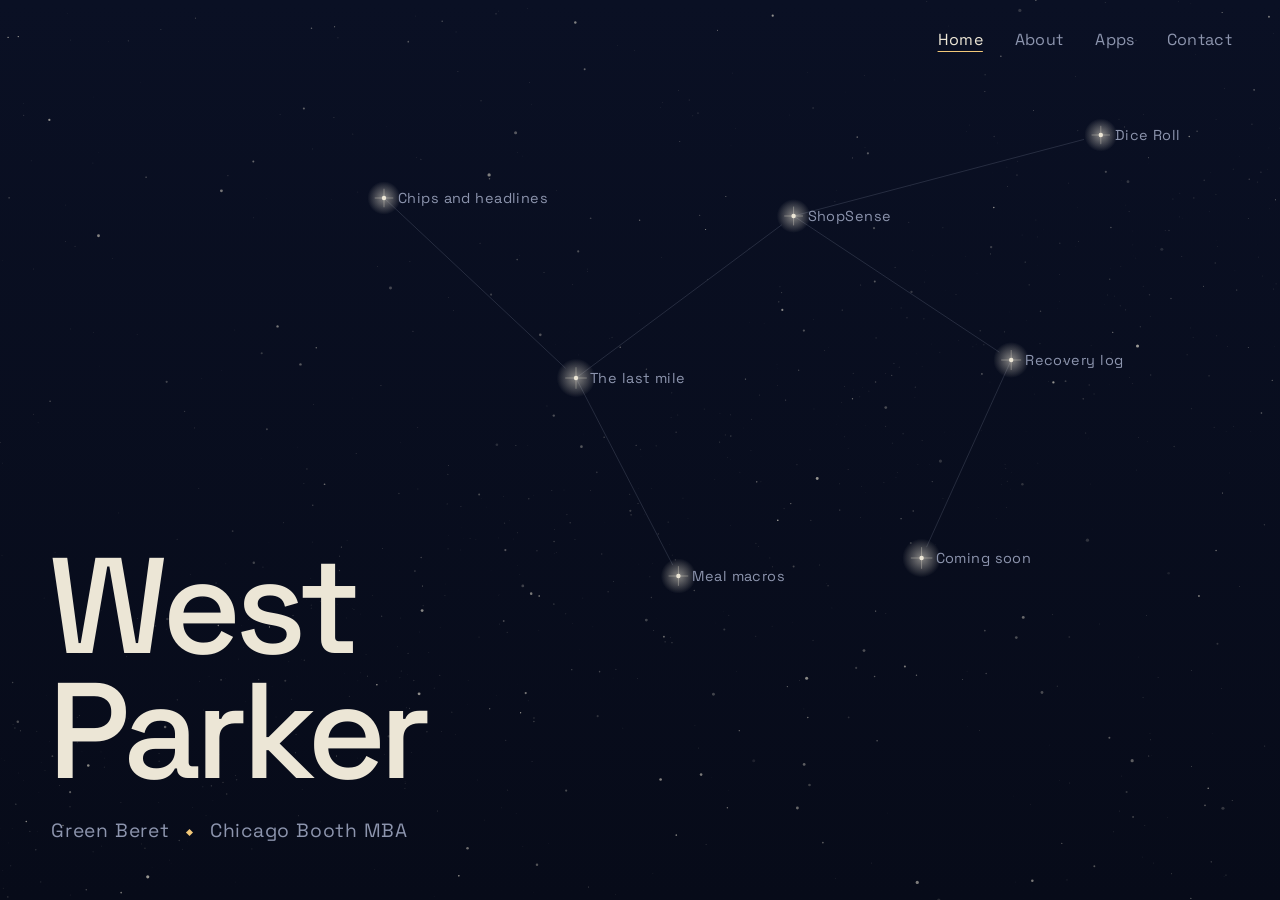
<file: index.html>
<!DOCTYPE html>
<html lang="en">
<head>
  <meta charset="UTF-8">
  <meta name="viewport" content="width=device-width, initial-scale=1.0">
  <title>West Parker</title>
  <meta name="description" content="Former Green Beret and Chicago Booth MBA candidate who builds software. Every star on this page is a project.">
  <meta property="og:title" content="West Parker">
  <meta property="og:description" content="Former Green Beret and Chicago Booth MBA candidate who builds software. Every star on this page is a project.">
  <meta name="theme-color" content="#0a1024">
  <link rel="icon" href="data:image/svg+xml,%3Csvg xmlns='http://www.w3.org/2000/svg' viewBox='0 0 32 32'%3E%3Crect width='32' height='32' fill='%230a1024'/%3E%3Cpath d='M16 6v20M6 16h20' stroke='%23f2c879' stroke-width='1.2'/%3E%3Ccircle cx='16' cy='16' r='3' fill='%23ece6d6'/%3E%3C/svg%3E">
  <link rel="preload" href="/assets/fonts/SpaceGrotesk.woff2" as="font" type="font/woff2" crossorigin>
  <link rel="stylesheet" href="/assets/site.css">
</head>

<body class="home-body">
  <canvas id="sky" class="sky" aria-hidden="true"></canvas>

  <header class="masthead">
    <nav class="nav" aria-label="Main">
      <a href="/" aria-current="page">Home</a>
      <a href="/about/">About</a>
      <a href="/apps/">Apps</a>
      <a href="/contact/">Contact</a>
    </nav>
  </header>

  <section class="intro">
    <h1>West Parker</h1>
    <ul class="creds">
      <li>Green Beret</li>
      <li>Chicago Booth MBA</li>
    </ul>
  </section>

  <div id="readout" class="readout" role="dialog" aria-live="polite"></div>

  <!-- Same projects as plain links, for screen readers and anyone without JavaScript -->
  <nav class="visually-hidden" aria-label="Projects">
    <ul>
      <li><a href="https://github.com/westparker/shopsense">ShopSense</a></li>
      <li><a href="https://github.com/westparker/Amazon-Data-Final-Project">The last mile</a></li>
      <li><a href="https://github.com/westparker/Semiconductors-News-Sentiment-">Chips and headlines</a></li>
      <li><a href="https://github.com/westparker/ai-chat-macros">Meal macros</a></li>
      <li><a href="https://github.com/westparker/dice-roll-2-rails">Dice Roll</a></li>
    </ul>
  </nav>

  <script src="/assets/projects.js"></script>
  <script src="/assets/sky.js"></script>
</body>
</html>
</file>
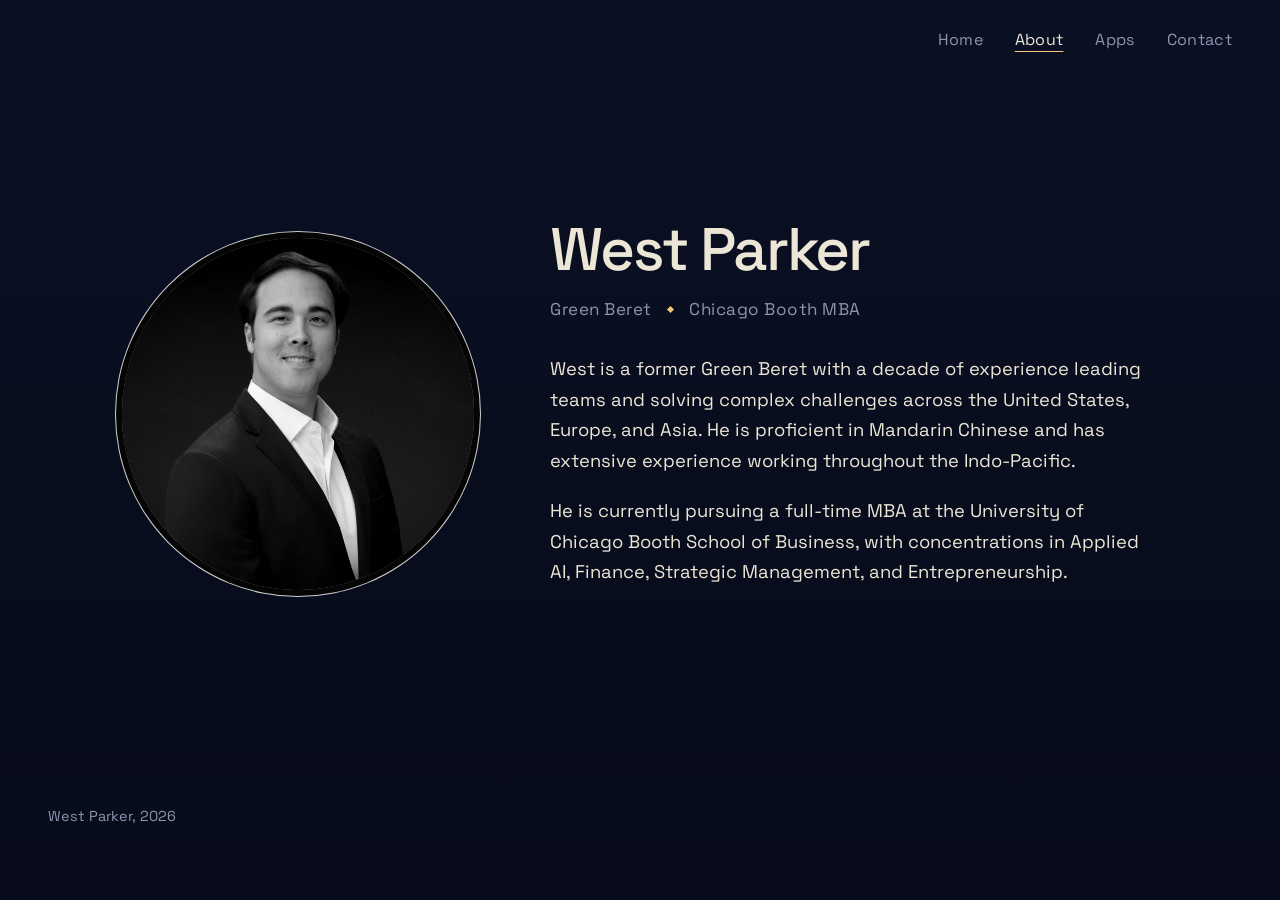
<file: about/index.html>
<!DOCTYPE html>
<html lang="en">
<head>
  <meta charset="UTF-8">
  <meta name="viewport" content="width=device-width, initial-scale=1.0">
  <title>About | West Parker</title>
  <meta name="description" content="Former Green Beret, Chicago Booth MBA candidate, consultant.">
  <meta property="og:title" content="About | West Parker">
  <meta property="og:description" content="Former Green Beret, Chicago Booth MBA candidate, consultant.">
  <meta name="theme-color" content="#0a1024">
  <link rel="icon" href="data:image/svg+xml,%3Csvg xmlns='http://www.w3.org/2000/svg' viewBox='0 0 32 32'%3E%3Crect width='32' height='32' fill='%230a1024'/%3E%3Cpath d='M16 6v20M6 16h20' stroke='%23f2c879' stroke-width='1.2'/%3E%3Ccircle cx='16' cy='16' r='3' fill='%23ece6d6'/%3E%3C/svg%3E">
  <link rel="preload" href="/assets/fonts/SpaceGrotesk.woff2" as="font" type="font/woff2" crossorigin>
  <link rel="stylesheet" href="/assets/site.css">
</head>

<body>
  <header class="masthead">
    <nav class="nav" aria-label="Main">
      <a href="/">Home</a>
      <a href="/about/" aria-current="page">About</a>
      <a href="/apps/">Apps</a>
      <a href="/contact/">Contact</a>
    </nav>
  </header>

  <main class="page about">
    <img class="portrait" src="/assets/img/west.jpg" alt="West Parker">
    <div class="bio">
      <h1 class="bio-name">West Parker</h1>
      <p class="bio-creds">Green Beret <span class="sep" aria-hidden="true"></span> Chicago Booth MBA</p>
      <div class="prose">
        <p>West is a former Green Beret with a decade of experience leading teams and solving complex challenges across the United States, Europe, and Asia. He is proficient in Mandarin Chinese and has extensive experience working throughout the Indo-Pacific.</p>
        <p>He is currently pursuing a full-time MBA at the University of Chicago Booth School of Business, with concentrations in Applied AI, Finance, Strategic Management, and Entrepreneurship.</p>
      </div>
    </div>
  </main>
  <footer class="foot">West Parker, <span class="yr">2026</span></footer>
  <script>document.querySelector(".yr").textContent = new Date().getFullYear();</script>
</body>
</html>
</file>
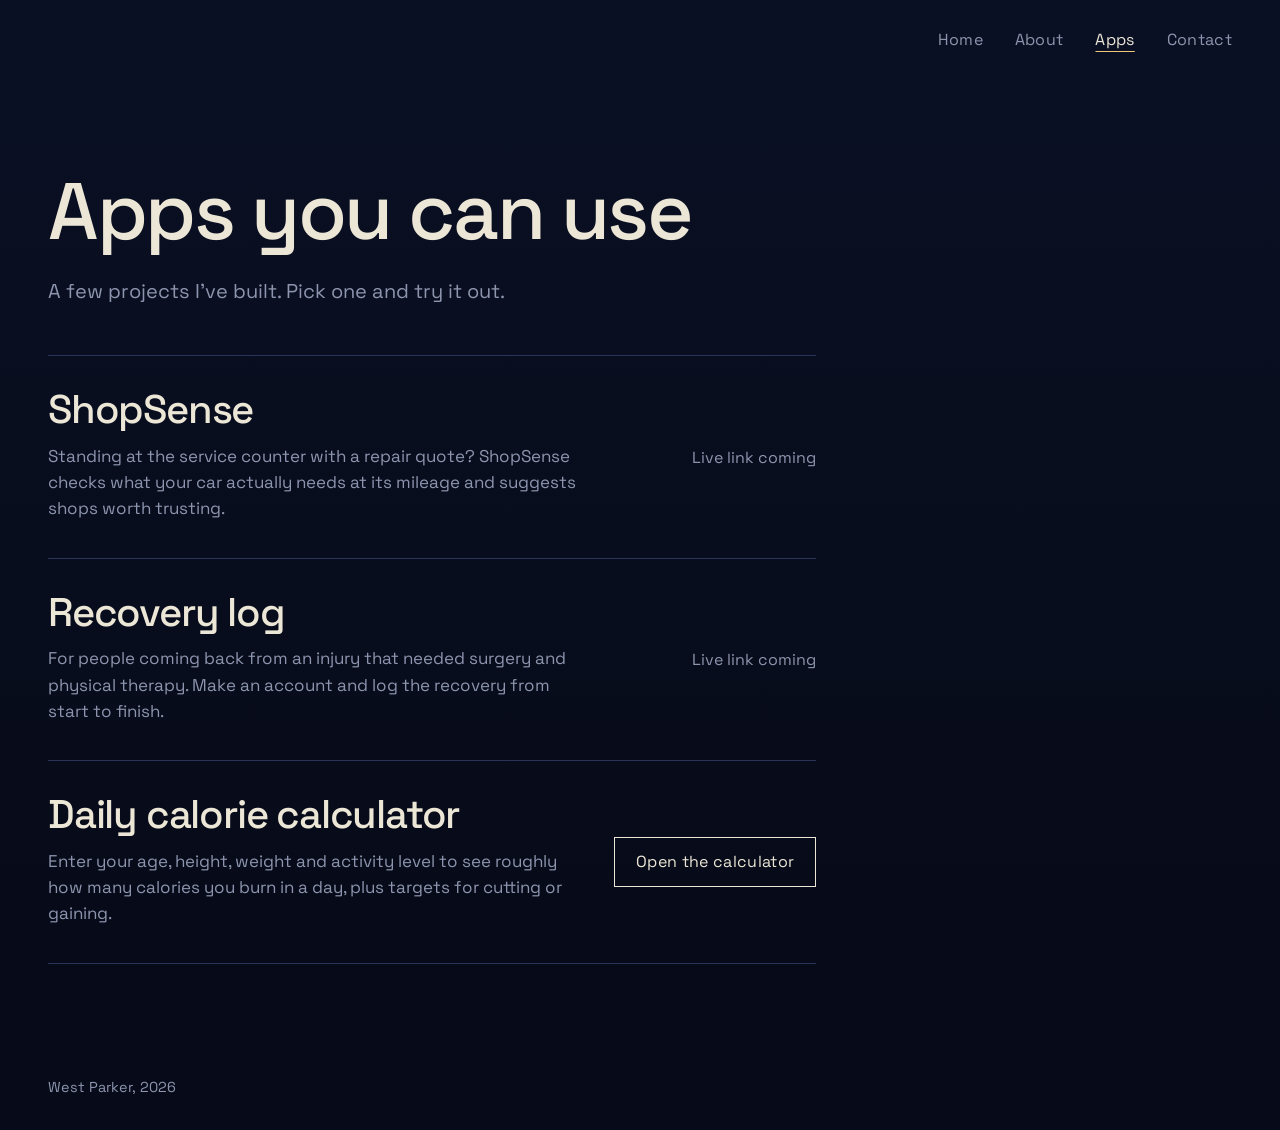
<file: apps/index.html>
<!DOCTYPE html>
<html lang="en">
<head>
  <meta charset="UTF-8">
  <meta name="viewport" content="width=device-width, initial-scale=1.0">
  <title>Apps | West Parker</title>
  <meta name="description" content="Small working apps West Parker built with AI. Open one and try it.">
  <meta property="og:title" content="Apps | West Parker">
  <meta property="og:description" content="Small working apps West Parker built with AI. Open one and try it.">
  <meta name="theme-color" content="#0a1024">
  <link rel="icon" href="data:image/svg+xml,%3Csvg xmlns='http://www.w3.org/2000/svg' viewBox='0 0 32 32'%3E%3Crect width='32' height='32' fill='%230a1024'/%3E%3Cpath d='M16 6v20M6 16h20' stroke='%23f2c879' stroke-width='1.2'/%3E%3Ccircle cx='16' cy='16' r='3' fill='%23ece6d6'/%3E%3C/svg%3E">
  <link rel="preload" href="/assets/fonts/SpaceGrotesk.woff2" as="font" type="font/woff2" crossorigin>
  <link rel="stylesheet" href="/assets/site.css">
</head>

<body>
  <header class="masthead">
    <nav class="nav" aria-label="Main">
      <a href="/">Home</a>
      <a href="/about/">About</a>
      <a href="/apps/" aria-current="page">Apps</a>
      <a href="/contact/">Contact</a>
    </nav>
  </header>

  <main class="page">
    <h1 class="page-title">Apps you can use</h1>
    <p class="lede">A few projects I've built. Pick one and try it out.</p>

    <!-- To add an app: copy an <li class="app"> block.
         When an app goes live, replace <span class="pending">...</span> with
         <a class="button" href="https://LIVE-URL">Open ...</a> -->
    <ul class="apps">
      <li class="app">
        <h2>ShopSense</h2>
        <p>Standing at the service counter with a repair quote? ShopSense checks what your car actually needs at its mileage and suggests shops worth trusting.</p>
        <div class="app-action"><span class="pending">Live link coming</span></div>
      </li>

      <li class="app">
        <h2>Recovery log</h2>
        <p>For people coming back from an injury that needed surgery and physical therapy. Make an account and log the recovery from start to finish.</p>
        <div class="app-action"><span class="pending">Live link coming</span></div>
      </li>

      <li class="app">
        <h2>Daily calorie calculator</h2>
        <p>Enter your age, height, weight and activity level to see roughly how many calories you burn in a day, plus targets for cutting or gaining.</p>
        <div class="app-action"><a class="button" href="/apps/calories/">Open the calculator</a></div>
      </li>
    </ul>
  </main>
  <footer class="foot">West Parker, <span class="yr">2026</span></footer>
  <script>document.querySelector(".yr").textContent = new Date().getFullYear();</script>
</body>
</html>
</file>
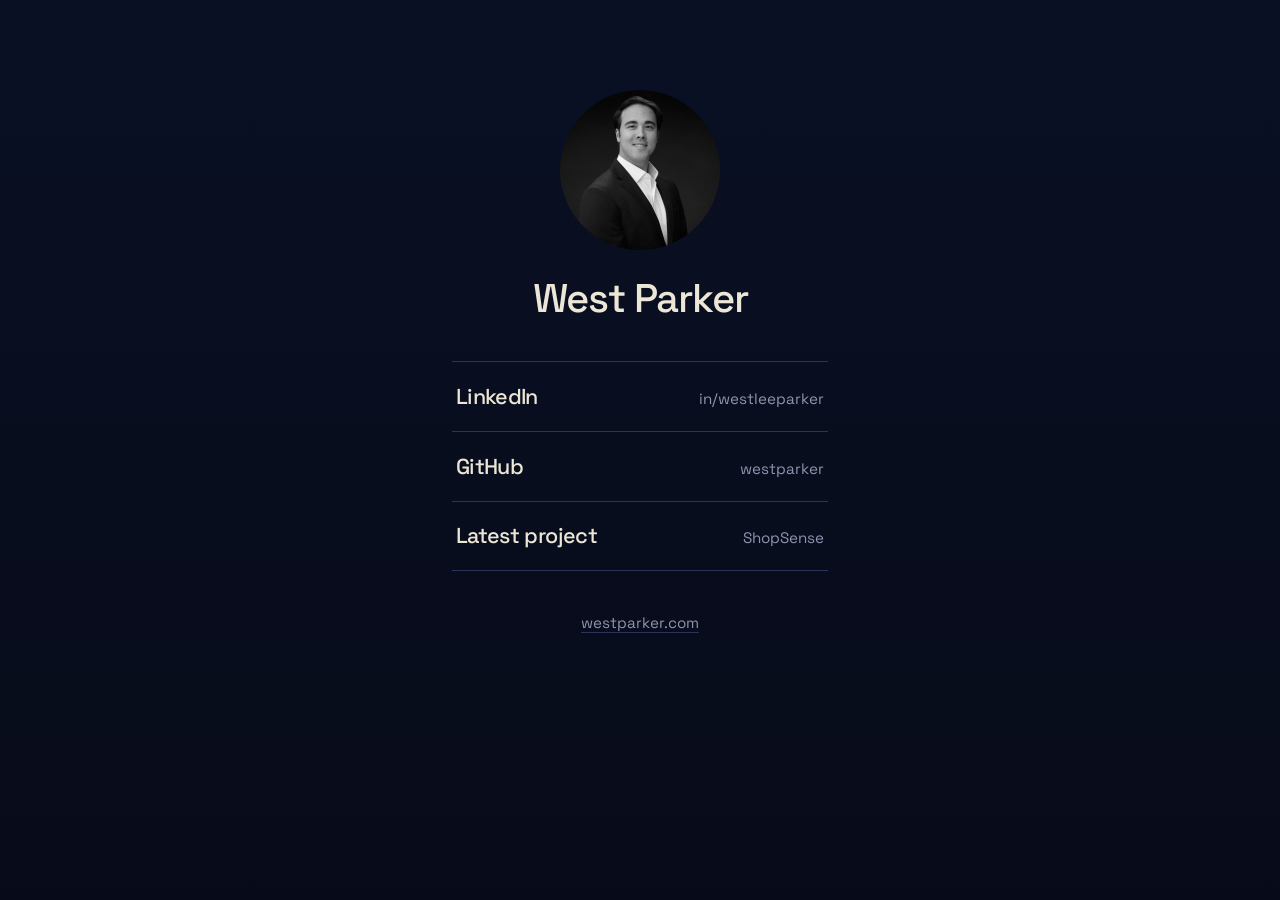
<file: links/index.html>
<!DOCTYPE html>
<html lang="en">
<head>
  <meta charset="UTF-8">
  <meta name="viewport" content="width=device-width, initial-scale=1.0">
  <title>West Parker | Links</title>
  <meta name="description" content="West Parker on LinkedIn and GitHub.">
  <meta property="og:title" content="West Parker | Links">
  <meta property="og:description" content="West Parker on LinkedIn and GitHub.">
  <meta name="theme-color" content="#0a1024">
  <link rel="icon" href="data:image/svg+xml,%3Csvg xmlns='http://www.w3.org/2000/svg' viewBox='0 0 32 32'%3E%3Crect width='32' height='32' fill='%230a1024'/%3E%3Cpath d='M16 6v20M6 16h20' stroke='%23f2c879' stroke-width='1.2'/%3E%3Ccircle cx='16' cy='16' r='3' fill='%23ece6d6'/%3E%3C/svg%3E">
  <link rel="preload" href="/assets/fonts/SpaceGrotesk.woff2" as="font" type="font/woff2" crossorigin>
  <link rel="stylesheet" href="/assets/site.css">
</head>

<body>
  <main class="links-page">
    <img class="avatar" src="/assets/img/west.jpg" alt="West Parker">
    <h1 style="margin-bottom: 2.5rem">West Parker</h1>

    <ul class="link-list">
      <li><a href="https://www.linkedin.com/in/westleeparker/" target="_blank" rel="noopener"><span class="name">LinkedIn</span><span class="where">in/westleeparker</span></a></li>
      <li><a href="https://github.com/westparker" target="_blank" rel="noopener"><span class="name">GitHub</span><span class="where">westparker</span></a></li>
      <!-- Update this one whenever you ship something new -->
      <li><a href="https://github.com/westparker/shopsense" target="_blank" rel="noopener"><span class="name">Latest project</span><span class="where">ShopSense</span></a></li>
    </ul>

    <a class="home text-link" href="/">westparker.com</a>
  </main>
</body>
</html>
</file>
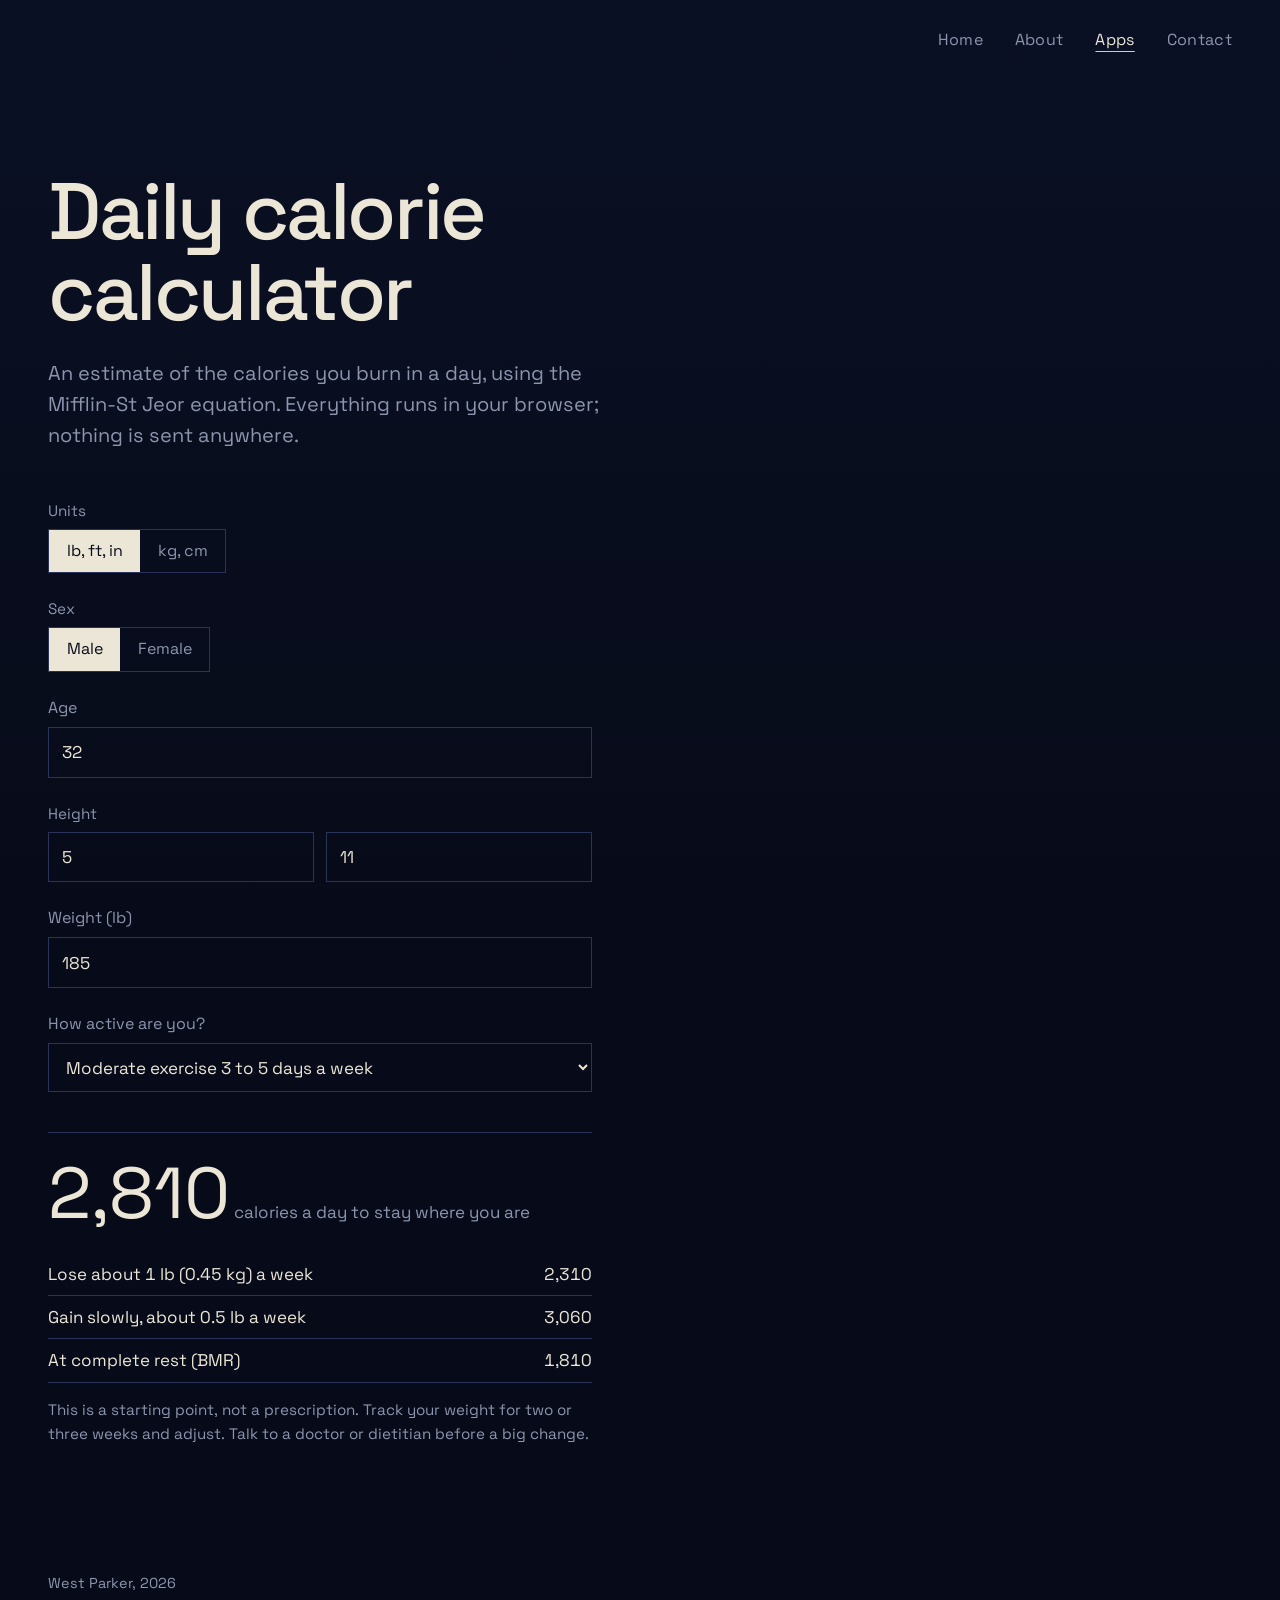
<file: apps/calories/index.html>
<!DOCTYPE html>
<html lang="en">
<head>
  <meta charset="UTF-8">
  <meta name="viewport" content="width=device-width, initial-scale=1.0">
  <title>Daily calorie calculator | West Parker</title>
  <meta name="description" content="Estimate how many calories you burn in a day.">
  <meta property="og:title" content="Daily calorie calculator | West Parker">
  <meta property="og:description" content="Estimate how many calories you burn in a day.">
  <meta name="theme-color" content="#0a1024">
  <link rel="icon" href="data:image/svg+xml,%3Csvg xmlns='http://www.w3.org/2000/svg' viewBox='0 0 32 32'%3E%3Crect width='32' height='32' fill='%230a1024'/%3E%3Cpath d='M16 6v20M6 16h20' stroke='%23f2c879' stroke-width='1.2'/%3E%3Ccircle cx='16' cy='16' r='3' fill='%23ece6d6'/%3E%3C/svg%3E">
  <link rel="preload" href="/assets/fonts/SpaceGrotesk.woff2" as="font" type="font/woff2" crossorigin>
  <link rel="stylesheet" href="/assets/site.css">
</head>

<body>
  <header class="masthead">
    <nav class="nav" aria-label="Main">
      <a href="/">Home</a>
      <a href="/about/">About</a>
      <a href="/apps/" aria-current="page">Apps</a>
      <a href="/contact/">Contact</a>
    </nav>
  </header>

  
  <main class="page">
    <h1 class="page-title">Daily calorie calculator</h1>
    <p class="lede">An estimate of the calories you burn in a day, using the Mifflin-St Jeor equation. Everything runs in your browser; nothing is sent anywhere.</p>

    <form class="calc" id="calc" novalidate>
      <div class="field">
        <span class="note" id="units-label">Units</span>
        <div class="toggle" role="radiogroup" aria-labelledby="units-label">
          <input type="radio" name="units" id="u-us" value="us" checked><label for="u-us">lb, ft, in</label>
          <input type="radio" name="units" id="u-m" value="metric"><label for="u-m">kg, cm</label>
        </div>
      </div>

      <div class="field">
        <span class="note" id="sex-label">Sex</span>
        <div class="toggle" role="radiogroup" aria-labelledby="sex-label">
          <input type="radio" name="sex" id="s-m" value="m" checked><label for="s-m">Male</label>
          <input type="radio" name="sex" id="s-f" value="f"><label for="s-f">Female</label>
        </div>
      </div>

      <div class="field">
        <label for="age">Age</label>
        <input type="number" id="age" min="15" max="90" value="32" inputmode="numeric">
      </div>

      <div class="field" id="h-us">
        <span class="note">Height</span>
        <div class="row">
          <input type="number" id="ft" min="3" max="8" value="5" aria-label="Feet" inputmode="numeric">
          <input type="number" id="in" min="0" max="11" value="11" aria-label="Inches" inputmode="numeric">
        </div>
      </div>
      <div class="field" id="h-m" hidden>
        <label for="cm">Height (cm)</label>
        <input type="number" id="cm" min="100" max="250" value="180" inputmode="numeric">
      </div>

      <div class="field">
        <label for="wt" id="wt-label">Weight (lb)</label>
        <input type="number" id="wt" min="30" max="700" value="185" inputmode="decimal">
      </div>

      <div class="field">
        <label for="act">How active are you?</label>
        <select id="act">
          <option value="1.2">Mostly sitting, little exercise</option>
          <option value="1.375">Light exercise 1 to 3 days a week</option>
          <option value="1.55" selected>Moderate exercise 3 to 5 days a week</option>
          <option value="1.725">Hard exercise 6 to 7 days a week</option>
          <option value="1.9">Physical job plus hard training</option>
        </select>
      </div>

      <div class="result" aria-live="polite">
        <div><span class="big" id="tdee">0</span> <span class="unit">calories a day to stay where you are</span></div>
        <table>
          <tr><td>Lose about 1 lb (0.45 kg) a week</td><td id="cut">0</td></tr>
          <tr><td>Gain slowly, about 0.5 lb a week</td><td id="bulk">0</td></tr>
          <tr><td>At complete rest (BMR)</td><td id="bmr">0</td></tr>
        </table>
        <p class="note">This is a starting point, not a prescription. Track your weight for two or three weeks and adjust. Talk to a doctor or dietitian before a big change.</p>
      </div>
    </form>
  </main>

  <script>
    (function () {
      const f = document.getElementById("calc");
      const $ = (id) => document.getElementById(id);
      const fmt = (n) => Math.round(n / 10) * 10 >= 0 ? (Math.round(n / 10) * 10).toLocaleString() : "0";

      function unitsChanged() {
        const us = f.units.value === "us";
        const wt = parseFloat($("wt").value) || 0;
        $("h-us").hidden = !us;
        $("h-m").hidden = us;
        $("wt-label").textContent = us ? "Weight (lb)" : "Weight (kg)";
        // convert what's already typed so the numbers stay meaningful
        if (us) {
          $("wt").value = Math.round(wt * 2.20462);
          const totalIn = (parseFloat($("cm").value) || 0) / 2.54;
          $("ft").value = Math.floor(totalIn / 12);
          $("in").value = Math.round(totalIn % 12);
        } else {
          $("wt").value = Math.round(wt / 2.20462);
          $("cm").value = Math.round(((parseFloat($("ft").value) || 0) * 12 + (parseFloat($("in").value) || 0)) * 2.54);
        }
        calc();
      }

      function calc() {
        const us = f.units.value === "us";
        const age = parseFloat($("age").value) || 0;
        let kg = parseFloat($("wt").value) || 0;
        let cm = parseFloat($("cm").value) || 0;
        if (us) {
          kg = kg / 2.20462;
          cm = ((parseFloat($("ft").value) || 0) * 12 + (parseFloat($("in").value) || 0)) * 2.54;
        }
        const bmr = 10 * kg + 6.25 * cm - 5 * age + (f.sex.value === "m" ? 5 : -161);
        const tdee = bmr * parseFloat($("act").value);
        $("bmr").textContent = fmt(bmr);
        $("tdee").textContent = fmt(tdee);
        $("cut").textContent = fmt(Math.max(tdee - 500, f.sex.value === "m" ? 1500 : 1200));
        $("bulk").textContent = fmt(tdee + 250);
      }

      f.addEventListener("input", (e) => (e.target.name === "units" ? unitsChanged() : calc()));
      f.addEventListener("submit", (e) => e.preventDefault());
      calc();
    })();
  </script>
  <footer class="foot">West Parker, <span class="yr">2026</span></footer>
  <script>document.querySelector(".yr").textContent = new Date().getFullYear();</script>
</body>
</html>
</file>
<file: assets/site.css>
/* =========================================================
   westparker.com
   One stylesheet for every page.

   Palette: a real night sky, not black.
   Type: Space Grotesk for everything.
   ========================================================= */

@font-face {
  font-family: "Space Grotesk";
  src: url("/assets/fonts/SpaceGrotesk.woff2") format("woff2");
  font-weight: 300 700;
  font-style: normal;
  font-display: swap;
}

:root {
  --night: #0a1024;      /* page background */
  --deep: #070b19;       /* bottom of the sky */
  --starlight: #ece6d6;  /* main text, warm white like real starlight */
  --haze: #8d95ae;       /* secondary text */
  --chart: #2a3458;      /* lines, borders */
  --polaris: #f2c879;    /* the one accent: hover, focus, active star */

  --serif: "Space Grotesk", "Helvetica Neue", Arial, sans-serif;   /* headings */
  --sans: "Space Grotesk", "Helvetica Neue", Arial, sans-serif;    /* body text */

  --measure: 36rem;      /* comfortable reading width */
}

*, *::before, *::after { box-sizing: border-box; }

[hidden] { display: none !important; }

html { -webkit-text-size-adjust: 100%; background: var(--deep); }

body {
  margin: 0;
  min-height: 100vh;
  background: linear-gradient(180deg, var(--night) 0, var(--deep) 100vh) no-repeat var(--deep);
  color: var(--starlight);
  font-family: var(--sans);
  font-size: 1.125rem;
  line-height: 1.55;
  -webkit-font-smoothing: antialiased;
}

a { color: inherit; }

::selection { background: var(--polaris); color: var(--deep); }

:focus-visible {
  outline: 1px solid var(--polaris);
  outline-offset: 4px;
}

/* ---------- Site header (every page) ---------- */
.masthead {
  position: relative;
  z-index: 5;
  display: flex;
  justify-content: flex-end;
  align-items: baseline;
  gap: 1.5rem;
  padding: 1.75rem clamp(1.25rem, 4vw, 3rem);
}

.wordmark {
  font-family: var(--serif);
  font-size: 1.25rem;
  text-decoration: none;
  letter-spacing: 0.01em;
}

.nav {
  display: flex;
  gap: clamp(1rem, 3vw, 2rem);
}

.nav a {
  color: var(--haze);
  text-decoration: none;
  font-size: 1rem;
  letter-spacing: 0.02em;
}

.nav a:hover,
.nav a[aria-current="page"] {
  color: var(--starlight);
}

.nav a[aria-current="page"] {
  text-decoration: underline;
  text-decoration-color: var(--polaris);
  text-underline-offset: 0.4em;
  text-decoration-thickness: 1px;
}

/* ---------- Inner pages ---------- */
.page {
  padding: clamp(3rem, 10vh, 7rem) clamp(1.25rem, 4vw, 3rem) 5rem;
  max-width: 64rem;
}

.page-title {
  margin: 0 0 1.5rem;
  max-width: 14ch;
  font-family: var(--serif);
  font-weight: 400;
  font-size: clamp(2.75rem, 7vw, 5rem);
  line-height: 1.02;
  letter-spacing: -0.015em;
}

.lede {
  max-width: var(--measure);
  margin: 0 0 3rem;
  color: var(--haze);
  font-size: 1.25rem;
}

.prose {
  max-width: var(--measure);
}

.prose p { margin: 0 0 1.1em; }

.prose h2 {
  margin: 2.5em 0 0.5em;
  font-family: var(--serif);
  font-weight: 400;
  font-size: 1.6rem;
}

.text-link {
  color: var(--starlight);
  text-decoration: underline;
  text-decoration-color: var(--chart);
  text-underline-offset: 0.25em;
  text-decoration-thickness: 1px;
}

.text-link:hover { text-decoration-color: var(--polaris); }

/* ---------- About ---------- */
/* Two columns: photo on the left, name and bio on the right,
   sitting in the middle of the screen. */
.page.about {
  max-width: 72rem;
  margin: 0 auto;
  justify-content: center;
  min-height: calc(100vh - 13rem);
  display: grid;
  grid-template-columns: minmax(0, 22rem) minmax(0, 38rem);
  gap: clamp(2.5rem, 6vw, 6rem);
  align-items: center;
  padding-top: clamp(2rem, 6vh, 4rem);
}

.about .portrait {
  display: block;
  width: 100%;
  aspect-ratio: 1;
  border-radius: 50%;
  object-fit: cover;
  object-position: center 25%;
  filter: grayscale(1) contrast(1.05);
  /* thin gold ring, same as the star chart */
  box-shadow: 0 0 0 6px var(--deep), 0 0 0 7px var(--polaris);
}

.bio-name {
  margin: 0;
  font-family: var(--serif);
  font-weight: 500;
  font-size: clamp(2.5rem, 5vw, 3.75rem);
  line-height: 1;
  letter-spacing: -0.035em;
}

.bio-creds {
  display: flex;
  align-items: center;
  gap: 1rem;
  margin: 1rem 0 2rem;
  color: var(--haze);
  letter-spacing: 0.03em;
}

.bio-creds .sep {
  width: 5px;
  height: 5px;
  background: var(--polaris);
  transform: rotate(45deg);
}

.about .prose { max-width: none; }
.about .prose p { font-size: 1.15rem; line-height: 1.65; }

@media (max-width: 760px) {
  .page.about {
    grid-template-columns: 1fr;
    min-height: 0;
    gap: 2rem;
  }
  .about .portrait { width: 12rem; }
}

/* ---------- Apps list ---------- */
.apps {
  margin: 0;
  padding: 0;
  list-style: none;
  max-width: 48rem;
}

.app {
  display: grid;
  grid-template-columns: 1fr auto;
  gap: 0.25rem 2rem;
  align-items: baseline;
  padding: 2rem 0;
  border-top: 1px solid var(--chart);
}

.app:last-child { border-bottom: 1px solid var(--chart); }

.app h2 {
  margin: 0;
  font-family: var(--serif);
  font-weight: 400;
  font-size: clamp(1.75rem, 4vw, 2.5rem);
  line-height: 1.1;
}

.app p {
  grid-column: 1;
  margin: 0.4rem 0 0;
  max-width: 34rem;
  color: var(--haze);
}

.app .made {
  font-size: 0.95rem;
  color: var(--haze);
  opacity: 0.8;
}

.app-action {
  grid-column: 2;
  grid-row: 1 / span 3;
  align-self: center;
  white-space: nowrap;
}

.button {
  display: inline-block;
  padding: 0.7rem 1.3rem;
  border: 1px solid var(--starlight);
  color: var(--starlight);
  text-decoration: none;
  font-size: 1rem;
  letter-spacing: 0.02em;
  transition: background-color 0.2s, color 0.2s;
}

.button:hover {
  background: var(--starlight);
  color: var(--deep);
}

.pending {
  font-size: 1rem;
  color: var(--haze);
  font-style: italic;
}

@media (max-width: 600px) {
  .app { grid-template-columns: 1fr; }
  .app-action { grid-column: 1; grid-row: auto; margin-top: 1rem; }
}

/* ---------- Contact ---------- */
.channels {
  margin: 0;
  padding: 0;
  list-style: none;
  max-width: 40rem;
  border-top: 1px solid var(--chart);
}

.channels li { border-bottom: 1px solid var(--chart); }

.channels a {
  display: grid;
  grid-template-columns: 8rem 1fr;
  gap: 1rem;
  padding: 1.25rem 0;
  text-decoration: none;
}

.channels .k { color: var(--haze); }

.channels .v {
  font-family: var(--serif);
  font-size: 1.5rem;
  line-height: 1.2;
  overflow-wrap: anywhere;
}

.channels a:hover .v { color: var(--polaris); }

@media (max-width: 520px) {
  .channels a { grid-template-columns: 1fr; gap: 0.1rem; }
}

/* ---------- Footer ---------- */
.foot {
  padding: 2rem clamp(1.25rem, 4vw, 3rem);
  color: var(--haze);
  font-size: 0.9rem;
}

/* ---------- Calorie calculator ---------- */
.calc {
  max-width: 34rem;
  display: grid;
  gap: 1.5rem;
}

.field { display: grid; gap: 0.4rem; }

.field label, .field legend {
  color: var(--haze);
  font-size: 1rem;
  padding: 0;
}

.field fieldset { border: 0; margin: 0; padding: 0; }

.row { display: flex; gap: 0.75rem; }

.calc input[type="number"],
.calc select {
  width: 100%;
  padding: 0.7rem 0.8rem;
  background: transparent;
  border: 1px solid var(--chart);
  border-radius: 0;
  color: var(--starlight);
  font: inherit;
}

.calc select option { background: var(--night); }

.calc input:focus, .calc select:focus {
  outline: none;
  border-color: var(--polaris);
}

.toggle { display: flex; border: 1px solid var(--chart); width: fit-content; }
.toggle input { position: absolute; opacity: 0; pointer-events: none; }
.toggle label {
  padding: 0.55rem 1.1rem;
  cursor: pointer;
  color: var(--haze);
}
.toggle input:checked + label { background: var(--starlight); color: var(--deep); }
.toggle input:focus-visible + label { outline: 1px solid var(--polaris); outline-offset: 2px; }

.result {
  margin-top: 1rem;
  padding-top: 1.5rem;
  border-top: 1px solid var(--chart);
}

.result .big {
  font-family: var(--serif);
  font-size: clamp(3rem, 9vw, 4.5rem);
  line-height: 1;
}

.result .unit { color: var(--haze); }

.result table {
  margin-top: 1.5rem;
  width: 100%;
  border-collapse: collapse;
  font-variant-numeric: tabular-nums;
}

.result td { padding: 0.5rem 0; border-bottom: 1px solid var(--chart); }
.result td:last-child { text-align: right; }

.note { color: var(--haze); font-size: 0.95rem; }

/* ---------- /links (the page your social bios point to) ---------- */
.links-page {
  max-width: 26rem;
  margin: 0 auto;
  padding: clamp(3rem, 10vh, 6rem) 1.25rem 3rem;
  text-align: center;
}

.links-page .avatar {
width: clamp(128px, 34vw, 160px);
height: clamp(128px, 34vw, 160px);
  border-radius: 50%;
  object-fit: cover;
  object-position: center 25%;
  filter: grayscale(1);
}

.links-page h1 {
  margin: 1.25rem 0 0.25rem;
  font-family: var(--serif);
  font-weight: 400;
  font-size: 2.5rem;
  line-height: 1.1;
}

.links-page .lede { margin: 0 auto 2.5rem; font-size: 1.1rem; }

.link-list { list-style: none; margin: 0; padding: 0; text-align: left; }

.link-list a {
  display: flex;
  justify-content: space-between;
  align-items: baseline;
  gap: 1rem;
  padding: 1.1rem 0.25rem;
  border-bottom: 1px solid var(--chart);
  text-decoration: none;
}

.link-list li:first-child a { border-top: 1px solid var(--chart); }

.link-list .name { font-family: var(--serif); font-size: 1.35rem; }
.link-list .where { color: var(--haze); font-size: 0.95rem; }
.link-list a:hover .name { color: var(--polaris); }

.links-page .home { display: inline-block; margin-top: 2.5rem; color: var(--haze); font-size: 0.95rem; }

/* ---------- Home: the star chart ---------- */
.home-body { overflow: hidden; }

.sky {
  position: fixed;
  inset: 0;
  width: 100%;
  height: 100%;
  display: block;
}

.home-body .masthead { position: fixed; top: 0; left: 0; right: 0; }

/* Invisible buttons that sit on top of each named star.
   The canvas draws the star; the button makes it hoverable, tappable and keyboard reachable. */
.star-hit {
  position: fixed;
  z-index: 3;
  width: 44px;
  height: 44px;
  margin: -22px 0 0 -22px;
  padding: 0;
  border: 0;
  border-radius: 50%;
  background: transparent;
  cursor: pointer;
}

.star-hit:focus-visible { outline: 1px solid var(--polaris); outline-offset: 0; }

.star-label {
  position: fixed;
  z-index: 2;
  transform: translate(14px, -50%);
  color: var(--haze);
  font-size: 0.9rem;
  letter-spacing: 0.03em;
  white-space: nowrap;
  pointer-events: none;
  transition: color 0.2s, opacity 0.4s;
}

.star-label.on { opacity: 0; }

.intro {
  position: fixed;
  z-index: 4;
  left: clamp(1.25rem, 4vw, 3rem);
  bottom: clamp(1.5rem, 6vh, 3.5rem);
  max-width: 36rem;
  pointer-events: none;
}

.intro h1 {
  margin: 0;
  font-family: var(--serif);
  font-weight: 400;
  font-size: clamp(3.5rem, 11vw, 8.5rem);
  line-height: 0.92;
  letter-spacing: -0.02em;
}

.intro .creds {
  display: flex;
  flex-wrap: wrap;
  align-items: center;
  gap: 0.5rem 1.1rem;
  margin: 1.4rem 0 0 0.2rem;
  padding: 0;
  list-style: none;
  color: var(--haze);
  font-size: clamp(1rem, 1.6vw, 1.2rem);
  letter-spacing: 0.04em;
}

/* small gold star between the two credentials */
.intro .creds li + li::before {
  content: "";
  display: inline-block;
  width: 5px;
  height: 5px;
  margin-right: 1.1rem;
  vertical-align: middle;
  background: var(--polaris);
  transform: rotate(45deg);
}

.intro p {
  margin: 1.25rem 0 0;
  max-width: 30rem;
  color: var(--haze);
  font-size: 1.15rem;
}

/* The panel that opens beside a star */
.readout {
  position: fixed;
  z-index: 6;
  width: min(22rem, calc(100vw - 2.5rem));
  padding: 1.25rem 1.4rem 1.3rem;
  background: rgba(7, 11, 25, 0.92);
  border: 1px solid var(--chart);
  backdrop-filter: blur(6px);
  -webkit-backdrop-filter: blur(6px);
  opacity: 0;
  visibility: hidden;
  transform: translateY(4px);
  transition: opacity 0.35s, transform 0.35s, visibility 0s 0.35s;
}

.readout.open {
  opacity: 1;
  visibility: visible;
  transform: none;
  transition: opacity 0.35s ease-out, transform 0.35s ease-out;
}

.readout h2 {
  margin: 0 0 0.6rem;
  font-family: var(--serif);
  font-weight: 400;
  font-size: 1.7rem;
  line-height: 1.1;
}

.readout .meta { margin: 0.3rem 0 0.8rem; color: var(--haze); font-size: 0.95rem; }
.readout .desc { margin: 0 0 1rem; font-size: 1.02rem; line-height: 1.5; }
.readout .acts { display: flex; flex-wrap: wrap; gap: 1.25rem; }
.readout .acts a { font-size: 1rem; }

.readout .close {
  position: absolute;
  top: 0.6rem;
  right: 0.7rem;
  width: 32px;
  height: 32px;
  border: 0;
  background: transparent;
  color: var(--haze);
  font-size: 1.4rem;
  line-height: 1;
  cursor: pointer;
  display: none;
}

/* Touch screens: no hover, so the panel docks to the bottom and gets a close button */
@media (hover: none), (max-width: 640px) {
  .readout {
    left: 1.25rem !important;
    right: 1.25rem;
    top: auto !important;
    bottom: 1.25rem;
    width: auto;
    background: var(--deep);
  }
  .readout .close { display: block; }
  .star-label { font-size: 0.8rem; }
}

/* Screen readers and no-JS: the project list in plain HTML */
.visually-hidden {
  position: absolute !important;
  width: 1px; height: 1px;
  overflow: hidden;
  clip: rect(0 0 0 0);
  white-space: nowrap;
}

@media (prefers-reduced-motion: reduce) {
  * { transition: none !important; animation: none !important; }
}

/* ---------- Centered pages (About, Apps, Contact) ---------- */
.page.centered {
  margin: 0 auto;
  text-align: center;
}

.centered .page-title { max-width: none; }
.centered .lede,
.centered .prose { margin-left: auto; margin-right: auto; }
.centered.about .portrait { margin: 0 auto 2.5rem; }

.centered .apps { margin: 0 auto; }
.centered .app {
  grid-template-columns: 1fr;
  justify-items: center;
}
.centered .app p { grid-column: auto; margin-left: auto; margin-right: auto; }
.centered .app-action { grid-column: auto; grid-row: auto; margin-top: 1.25rem; }

.centered .channels { margin: 0 auto; }
.centered .channels a { grid-template-columns: 1fr; gap: 0.2rem; }
.vt ~ .foot { text-align: center; }

/* ---------- Veteran transition page ---------- */
.vt .lede { margin-bottom: 1rem; }

.sec {
  max-width: 40rem;
  margin: 0 auto;
  padding-top: 3.5rem;
}

.group {
  margin: 0 0 1.25rem;
  font-family: var(--serif);
  font-size: 1.6rem;
  color: var(--polaris);
}

.sec-intro { margin: -0.5rem 0 1.5rem; color: var(--haze); }
.sec-note { margin: 1.25rem 0 0; color: var(--haze); font-size: 0.95rem; }

.res-list {
  margin: 0;
  padding: 0;
  list-style: none;
  border-top: 1px solid var(--chart);
}

.res {
  padding: 1.4rem 0;
  border-bottom: 1px solid var(--chart);
}

.res-name {
  display: inline-block;
  font-size: 1.3rem;
  line-height: 1.25;
  color: var(--starlight);
}

a.res-name {
  text-decoration: underline;
  text-decoration-color: var(--chart);
  text-underline-offset: 0.3em;
  text-decoration-thickness: 1px;
}

a.res-name:hover { color: var(--polaris); text-decoration-color: var(--polaris); }

.res-when {
  display: block;
  margin-top: 0.4rem;
  color: var(--polaris);
  font-size: 0.95rem;
}

.res p {
  max-width: 32rem;
  margin: 0.5rem auto 0;
  color: var(--haze);
}

.closing { margin-top: 4rem; }

/* ---------- Space Grotesk tuning ---------- */
.intro h1, .page-title, .app h2, .readout h2, .links-page h1,
.link-list .name, .channels .v, .group, .res-name {
  font-weight: 500;
  letter-spacing: -0.03em;
}
.intro h1 { letter-spacing: -0.045em; }
body { font-size: 1.0625rem; }
.pending { font-style: normal; }
.page-title + .channels { margin-top: 2.5rem; }
</file>
